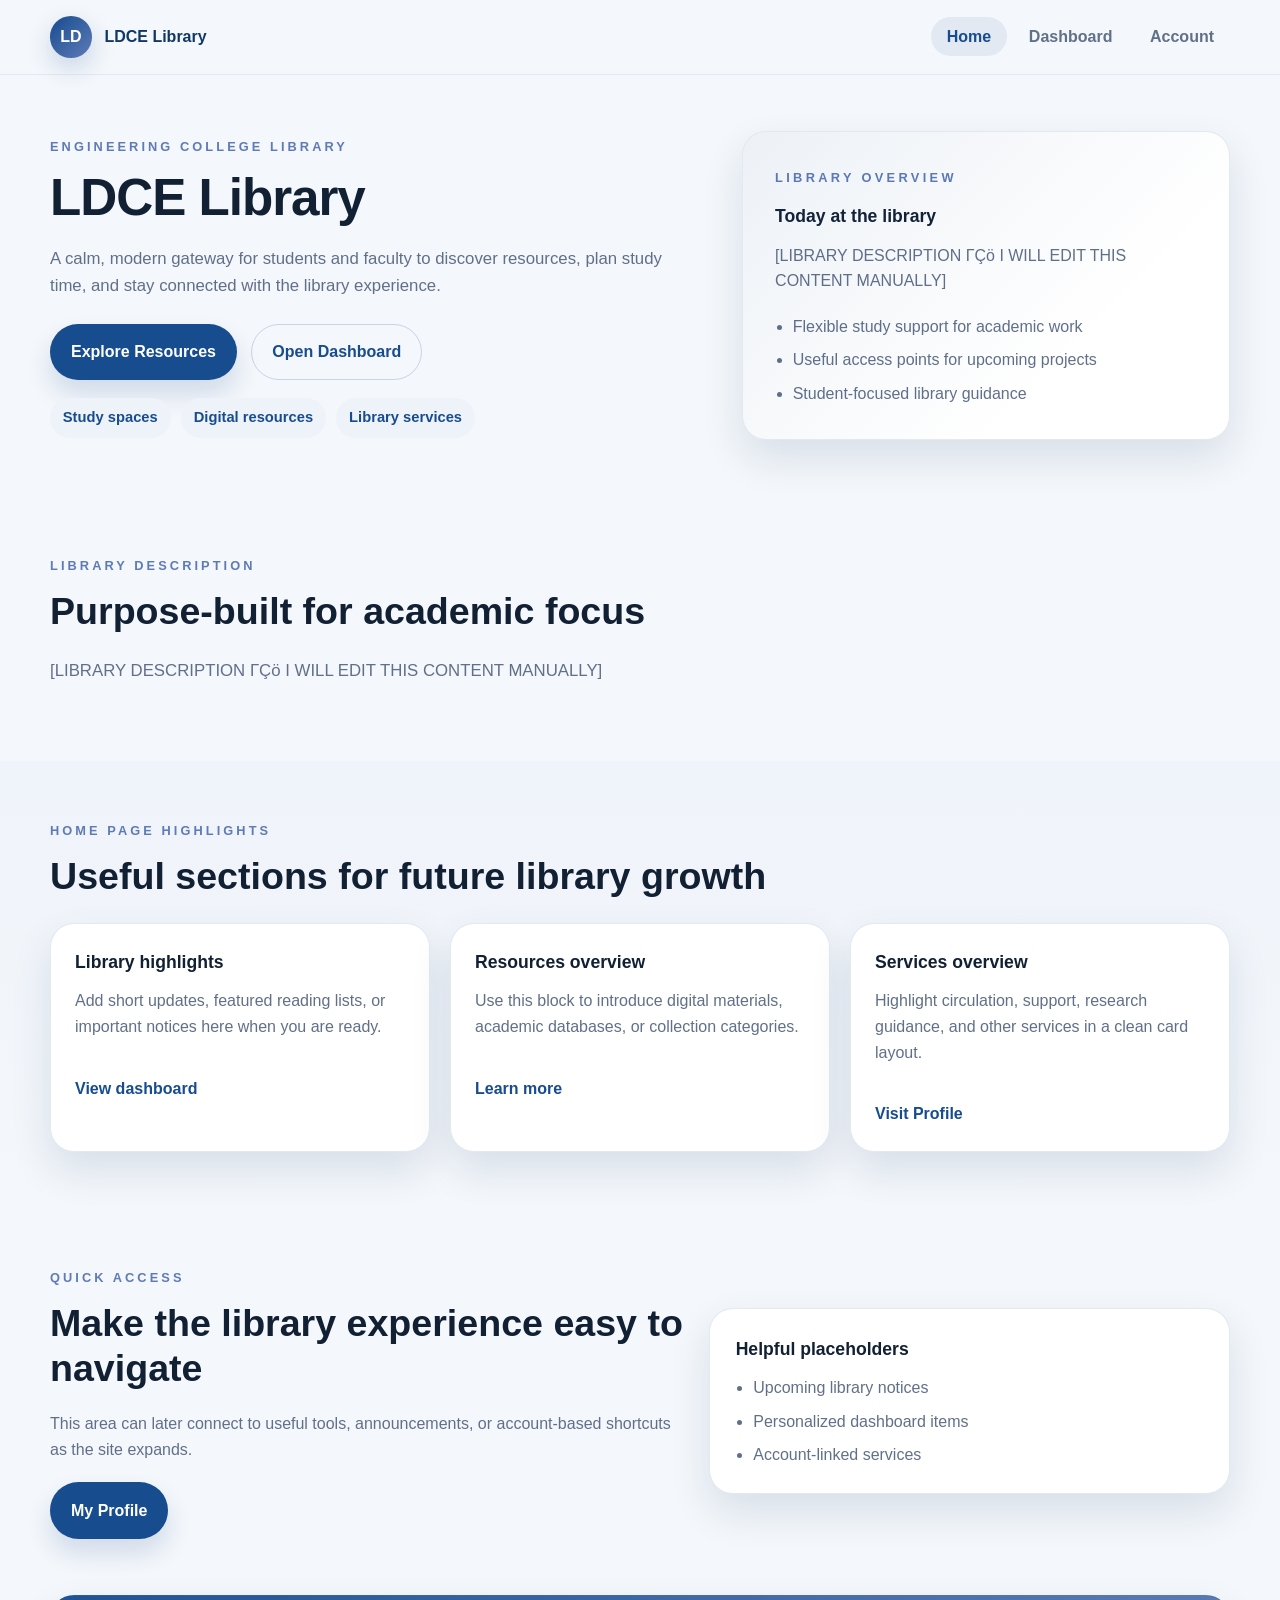
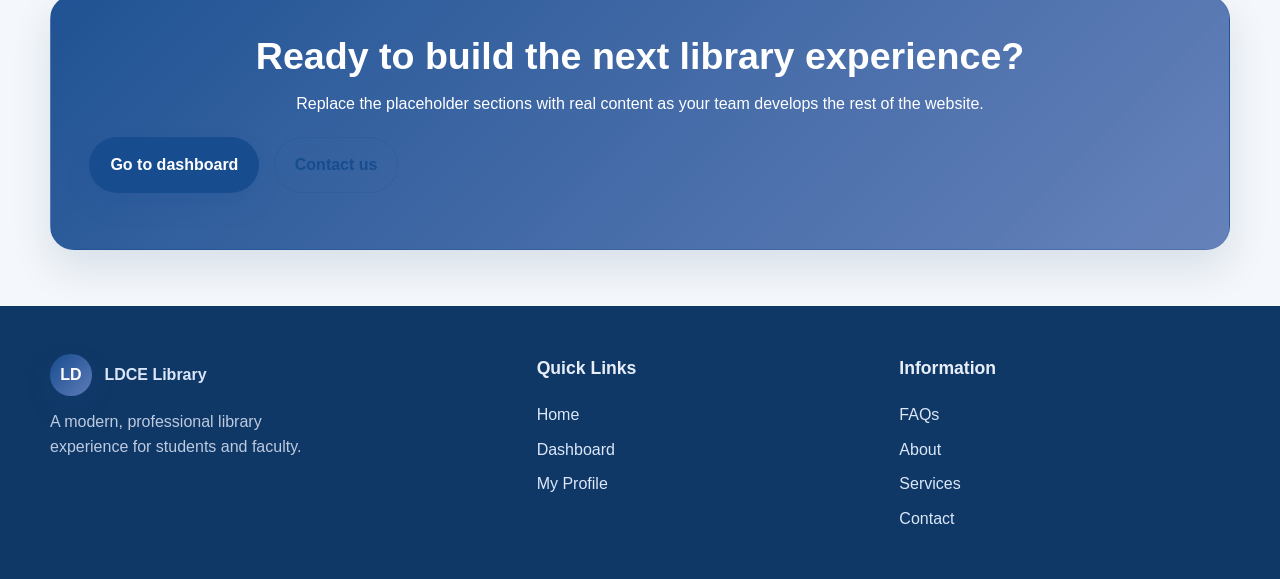
<file: Index.html>
<!DOCTYPE html>

<html lang="en">

  <head>

    <meta charset="UTF-8" />

    <meta name="viewport" content="width=device-width, initial-scale=1.0" />

    <meta name="description" content="LDCE Library home page for students and faculty" />

    <title>LDCE Library</title>

    <link rel="stylesheet" href="css/style.css" />

  </head>

  <body>

    <header class="site-header">

      <div class="container nav-container">

        <a class="brand" href="Index.html" aria-label="LDCE Library home">

          <span class="brand-mark">LD</span>

          <span class="brand-text">LDCE Library</span>

        </a>



        <button class="nav-toggle" type="button" aria-expanded="false" aria-controls="site-nav" aria-label="Toggle navigation">

          <span></span>

          <span></span>

          <span></span>

        </button>



        <nav class="site-nav" id="site-nav" aria-label="Primary navigation">

          <ul class="nav-list">

            <li><a class="nav-link active" href="Index.html">Home</a></li>

            <li><a class="nav-link" href="pages/dashboard.html">Dashboard</a></li>

            <li><a class="nav-link" href="pages/account.html">Account</a></li>

          </ul>

        </nav>

      </div>

    </header>



    <main>

      <section class="hero section">

        <div class="container hero-grid">

          <div class="hero-content reveal">

            <p class="eyebrow">Engineering College Library</p>

            <h1>LDCE Library</h1>

            <p class="hero-text">

              A calm, modern gateway for students and faculty to discover resources, plan study time,

              and stay connected with the library experience.

            </p>

            <div class="hero-actions">

              <a class="btn btn-primary" href="#highlights">Explore Resources</a>

              <a class="btn btn-secondary" href="pages/dashboard.html">Open Dashboard</a>

            </div>

            <div class="hero-meta">

              <span class="meta-pill">Study spaces</span>

              <span class="meta-pill">Digital resources</span>

              <span class="meta-pill">Library services</span>

            </div>

          </div>



          <div class="hero-visual reveal">

            <div class="hero-card">

              <p class="card-label">Library overview</p>

              <h3>Today at the library</h3>

              <p>

                [LIBRARY DESCRIPTION ΓÇö I WILL EDIT THIS CONTENT MANUALLY]

              </p>

              <ul class="hero-list">

                <li>Flexible study support for academic work</li>

                <li>Useful access points for upcoming projects</li>

                <li>Student-focused library guidance</li>

              </ul>

            </div>

          </div>

        </div>

      </section>



      <section class="section">

        <div class="container">

          <div class="section-heading reveal">

            <p class="eyebrow">Library description</p>

            <h2>Purpose-built for academic focus</h2>

          </div>

          <p class="section-intro reveal">

            [LIBRARY DESCRIPTION ΓÇö I WILL EDIT THIS CONTENT MANUALLY]

          </p>

        </div>

      </section>



      <section class="section section-alt" id="highlights">

        <div class="container">

          <div class="section-heading reveal">

            <p class="eyebrow">Home page highlights</p>

            <h2>Useful sections for future library growth</h2>

          </div>



          <div class="cards-grid">

            <article class="card reveal">

              <h3>Library highlights</h3>

              <p>

                Add short updates, featured reading lists, or important notices here when you are ready.

              </p>

              <a class="text-link" href="pages/dashboard.html">View dashboard</a>

            </article>



            <article class="card reveal">

              <h3>Resources overview</h3>

              <p>

                Use this block to introduce digital materials, academic databases, or collection categories.

              </p>

              <a class="text-link" href="#">Learn more</a>

            </article>



            <article class="card reveal">

              <h3>Services overview</h3>

              <p>

                Highlight circulation, support, research guidance, and other services in a clean card layout.

              </p>

              <a class="text-link" href="pages/dashboard.html#profile">Visit Profile</a>

            </article>

          </div>

        </div>

      </section>



      <section class="section">

        <div class="container">

          <div class="split-panel reveal">

            <div class="split-content">

              <p class="eyebrow">Quick access</p>

              <h2>Make the library experience easy to navigate</h2>

              <p>

                This area can later connect to useful tools, announcements, or account-based shortcuts as the site expands.

              </p>

              <a class="btn btn-primary" href="pages/dashboard.html#profile">My Profile</a>

            </div>



            <div class="panel-card">

              <h3>Helpful placeholders</h3>

              <ul class="hero-list">

                <li>Upcoming library notices</li>

                <li>Personalized dashboard items</li>

                <li>Account-linked services</li>

              </ul>

            </div>

          </div>

        </div>

      </section>



      <section class="section section-cta">

        <div class="container">

          <div class="cta-card reveal">

            <h2>Ready to build the next library experience?</h2>

            <p>

              Replace the placeholder sections with real content as your team develops the rest of the website.

            </p>

            <div class="hero-actions">

              <a class="btn btn-primary" href="pages/dashboard.html">Go to dashboard</a>

              <a class="btn btn-secondary" href="pages/contact.html">Contact us</a>

            </div>

          </div>

        </div>

      </section>

    </main>



    <footer class="site-footer">

      <div class="container footer-grid">

        <div>

          <a class="brand brand-footer" href="index.html">

            <span class="brand-mark">LD</span>

            <span class="brand-text">LDCE Library</span>

          </a>

          <p class="footer-copy">

            A modern, professional library experience for students and faculty.

          </p>

        </div>



        <div>

          <h3>Quick Links</h3>

          <ul class="footer-links">

            <li><a href="index.html">Home</a></li>

            <li><a href="pages/dashboard.html">Dashboard</a></li>

            <li><a href="pages/dashboard.html#profile">My Profile</a></li>

          </ul>

        </div>



        <div>

          <h3>Information</h3>

          <ul class="footer-links">

            <li><a href="#">FAQs</a></li>

            <li><a href="pages/about.html">About</a></li>

            <li><a href="pages/services.html">Services</a></li>

            <li><a href="pages/contact.html">Contact</a></li>

          </ul>

        </div>

      </div>

    </footer>



    <script src="js/script.js"></script>

  </body>

</html>
</file>
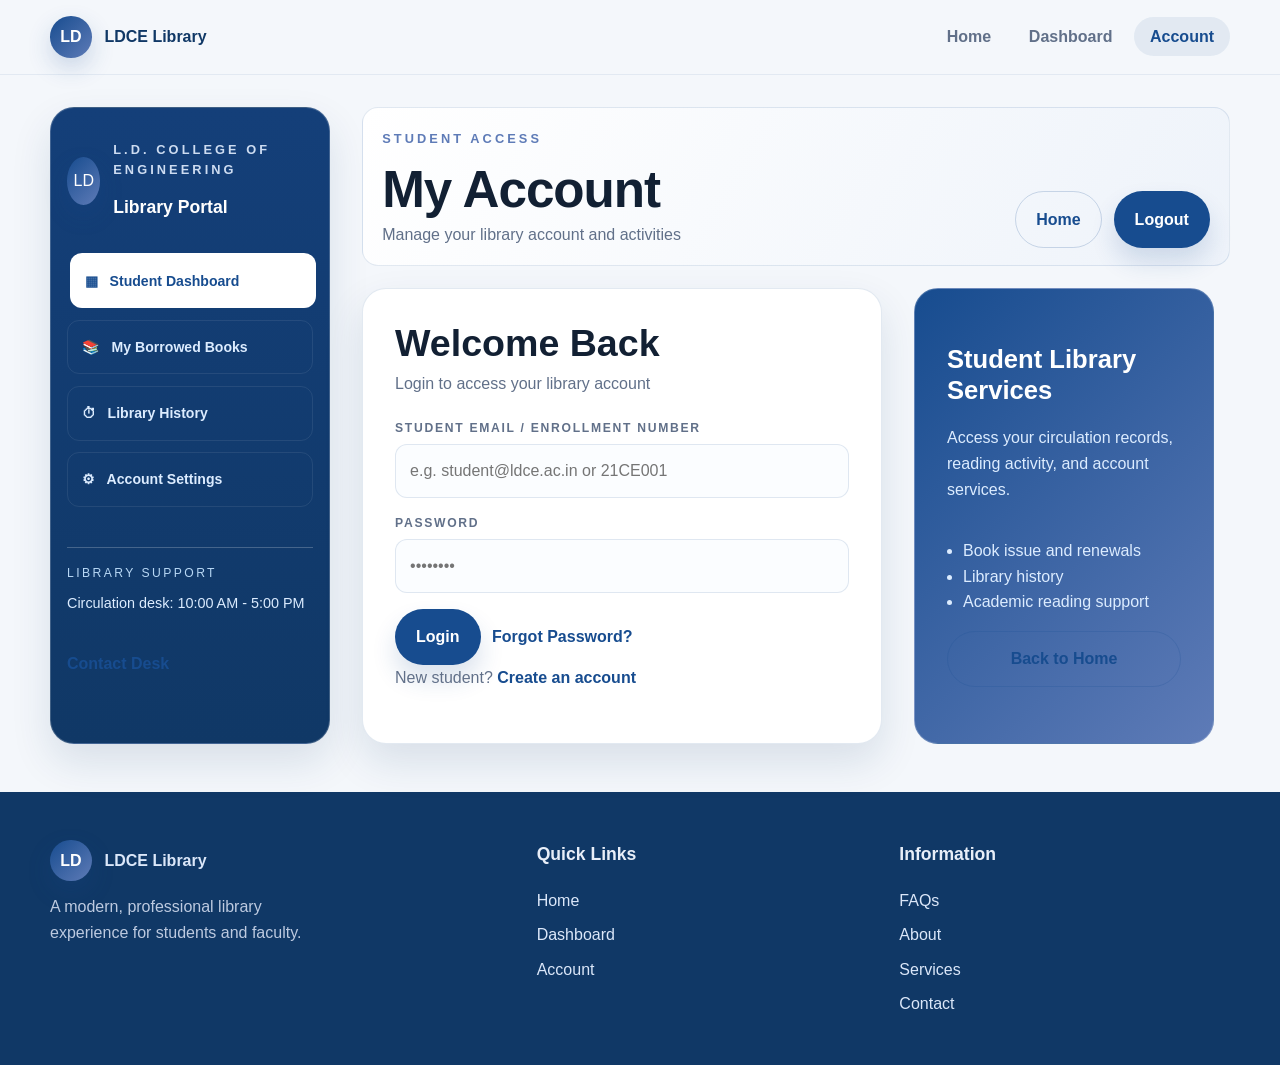
<file: pages/account.html>
<!DOCTYPE html>
<html lang="en">
  <head>
    <meta charset="UTF-8" />
    <meta name="viewport" content="width=device-width, initial-scale=1.0" />
    <meta name="description" content="LDCE Library student account" />
    <title>My Account | LDCE Library</title>
    <link rel="stylesheet" href="../css/style.css" />
    <link rel="stylesheet" href="../css/account.css" />
  </head>
  <body>
    <header class="site-header">
      <div class="container nav-container">
        <a class="brand" href="../index.html" aria-label="LDCE Library home">
          <span class="brand-mark">LD</span>
          <span class="brand-text">LDCE Library</span>
        </a>

        <button class="nav-toggle" type="button" aria-expanded="false" aria-controls="site-nav" aria-label="Toggle navigation">
          <span></span>
          <span></span>
          <span></span>
        </button>

        <nav class="site-nav" id="site-nav" aria-label="Primary navigation">
          <ul class="nav-list">
            <li><a class="nav-link" href="../index.html">Home</a></li>
            <li><a class="nav-link" href="dashboard.html">Dashboard</a></li>
            <li><a class="nav-link active" href="account.html">Account</a></li>
          </ul>
        </nav>
      </div>
    </header>

    <main class="account-page-main">
      <section class="account-layout container">
        <aside class="account-sidebar">
          <div class="sidebar-brand">
            <span class="brand-mark">LD</span>
            <div>
              <span class="eyebrow brand-eyebrow">L.D. College of Engineering</span>
              <h3>Library Portal</h3>
            </div>
          </div>

          <nav class="account-nav" aria-label="Account navigation">
            <a href="#" class="account-nav-link is-active" data-account-nav="dashboard">
              <span aria-hidden="true">▦</span>
              <span>Student Dashboard</span>
            </a>
            <a href="#" class="account-nav-link" data-account-nav="borrowed">
              <span aria-hidden="true">📚</span>
              <span>My Borrowed Books</span>
            </a>
            <a href="#" class="account-nav-link" data-account-nav="history">
              <span aria-hidden="true">⏱</span>
              <span>Library History</span>
            </a>
            <a href="#" class="account-nav-link" data-account-nav="settings">
              <span aria-hidden="true">⚙</span>
              <span>Account Settings</span>
            </a>
          </nav>

          <div class="sidebar-help">
            <p class="small-title">Library Support</p>
            <p class="support-copy">Circulation desk: 10:00 AM - 5:00 PM</p>
            <a class="text-link" href="#">Contact Desk</a>
          </div>
        </aside>

        <section class="account-content-wrap">
          <div class="account-topbar">
            <div>
              <p class="eyebrow">Student Access</p>
              <h1 class="page-title">My Account</h1>
              <p class="page-subtitle">Manage your library account and activities</p>
            </div>
            <div class="topbar-actions">
              <a class="btn btn-secondary" href="../index.html">Home</a>
              <button class="btn btn-primary" id="quickLogoutButton">Logout</button>
            </div>
          </div>

          <div id="account-view" class="account-view"></div>
        </section>
      </section>
    </main>

    <footer class="site-footer">
      <div class="container footer-grid">
        <div>
          <a class="brand brand-footer" href="../index.html">
            <span class="brand-mark">LD</span>
            <span class="brand-text">LDCE Library</span>
          </a>
          <p class="footer-copy">
            A modern, professional library experience for students and faculty.
          </p>
        </div>

        <div>
          <h3>Quick Links</h3>
          <ul class="footer-links">
            <li><a href="../index.html">Home</a></li>
            <li><a href="dashboard.html">Dashboard</a></li>
            <li><a href="account.html">Account</a></li>
          </ul>
        </div>

        <div>
          <h3>Information</h3>
          <ul class="footer-links">
            <li><a href="#">FAQs</a></li>
            <li><a href="about.html">About</a></li>
            <li><a href="services.html">Services</a></li>
            <li><a href="contact.html">Contact</a></li>
          </ul>
        </div>
      </div>
    </footer>

    <div class="toast-wrapper" id="toastWrapper"></div>

    <script src="../js/script.js"></script>
    <script src="../js/account.js"></script>
  </body>
</html>
</file>
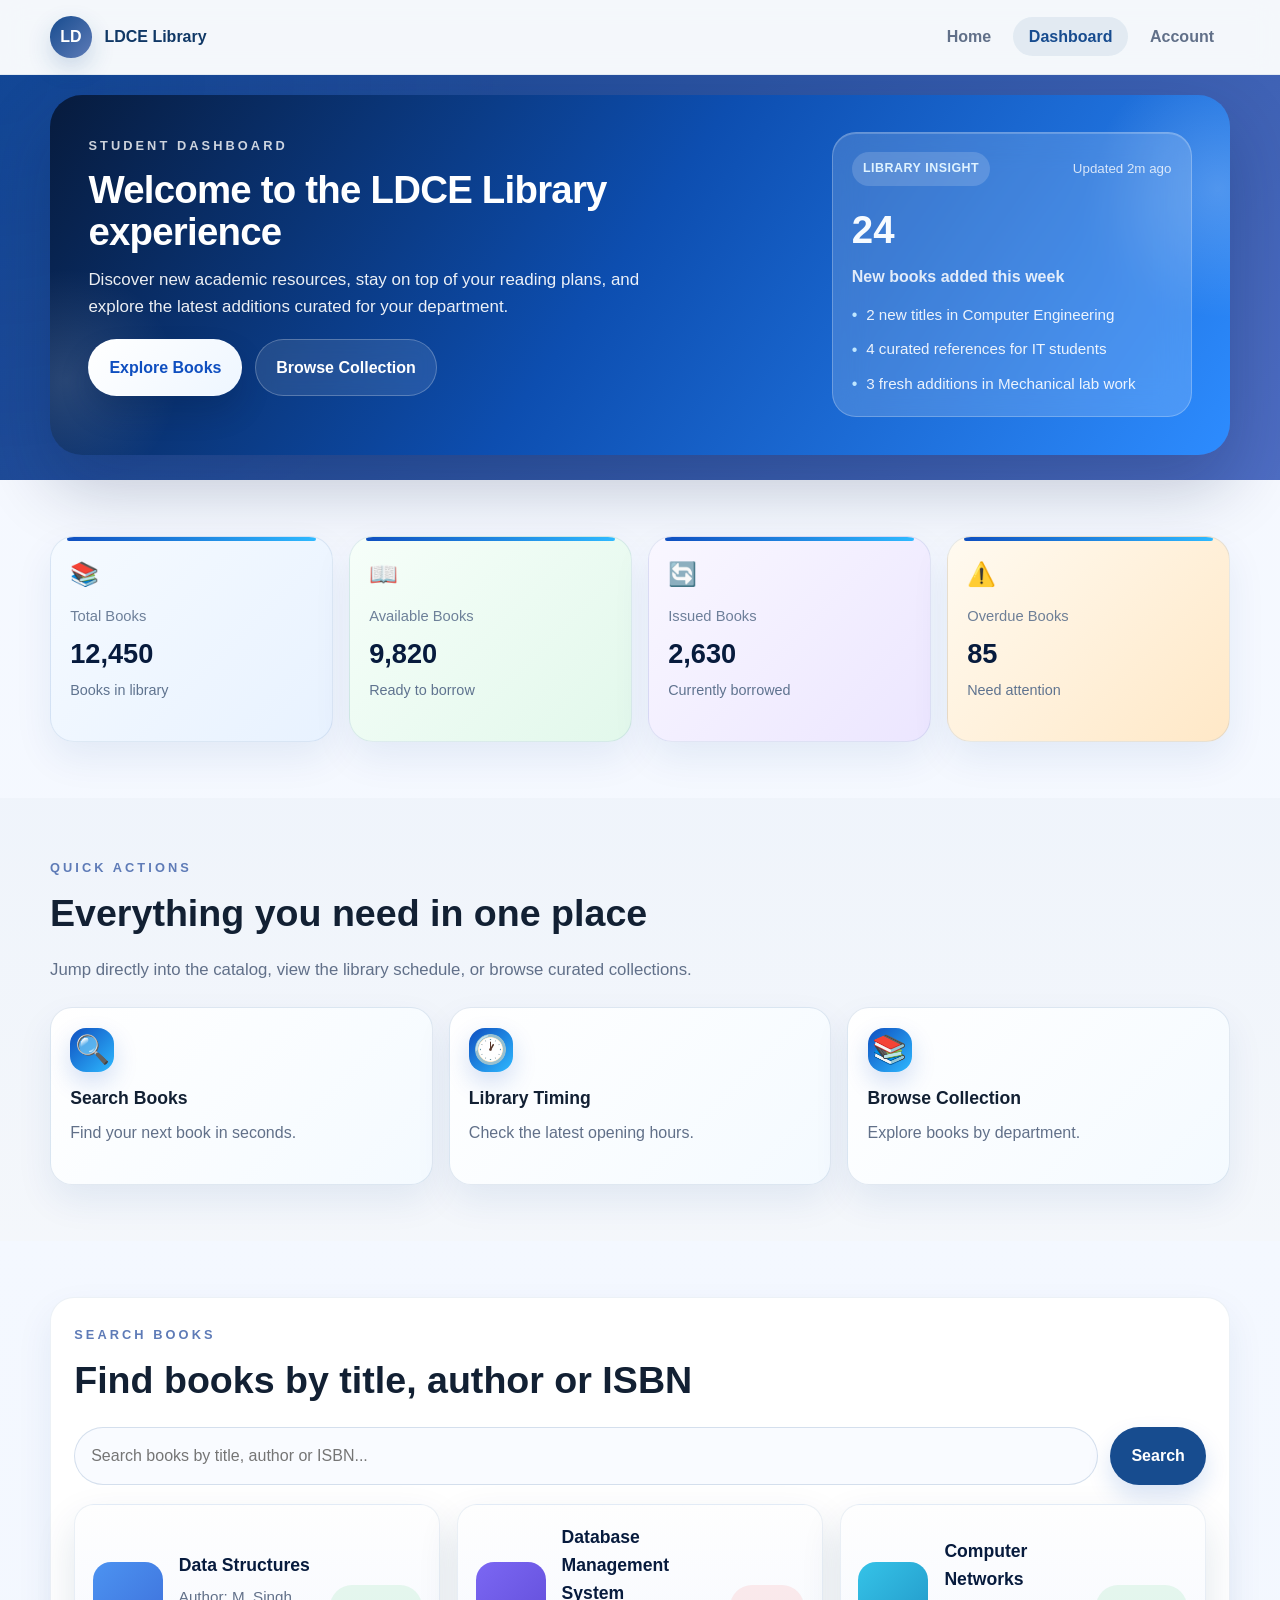
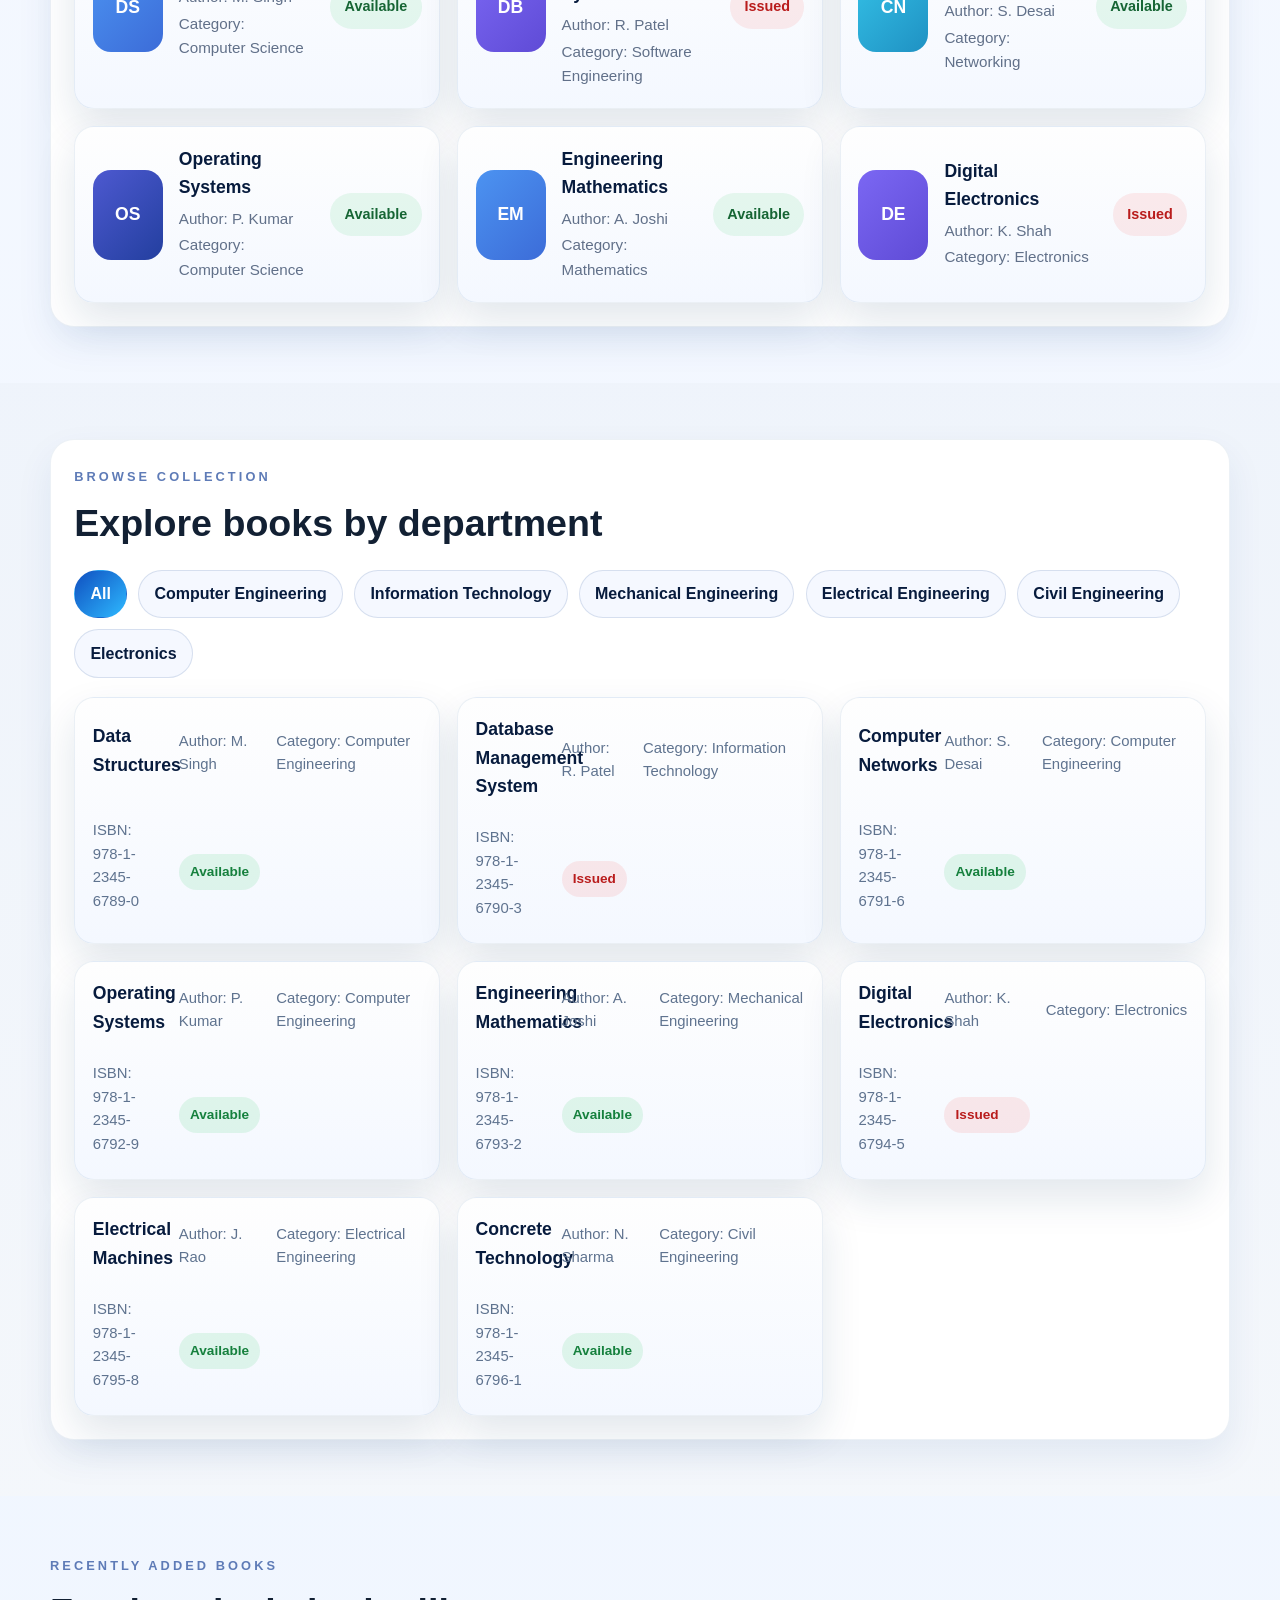
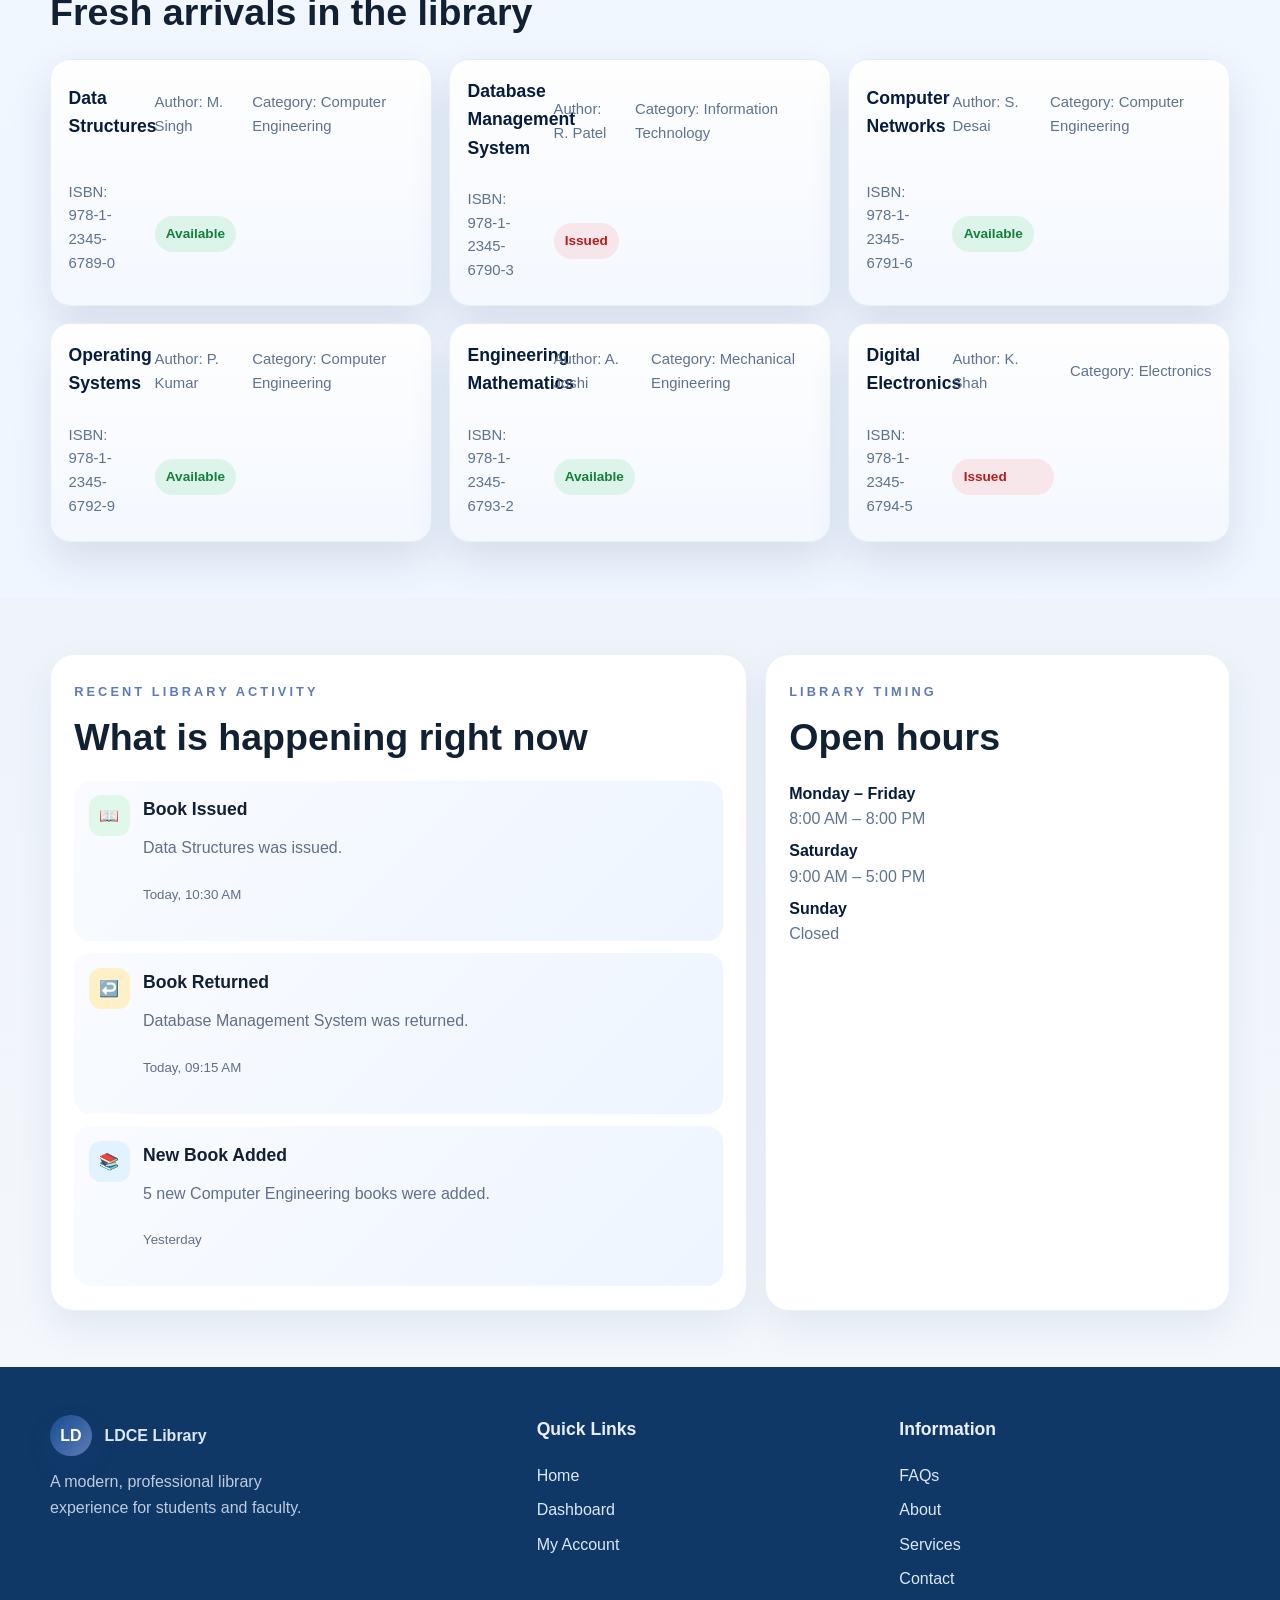
<file: pages/dashboard.html>
<!DOCTYPE html>
<html lang="en">
  <head>
    <meta charset="UTF-8" />
    <meta name="viewport" content="width=device-width, initial-scale=1.0" />
    <meta
      name="description"
      content="Dashboard for the LDCE Library student portal."
    />
    <title>LDCE Library - Dashboard</title>
    <link rel="stylesheet" href="../css/style.css" />
    <style>
      :root {
        --dashboard-ink: #071b3d;
        --dashboard-blue: #0f4fc0;
        --dashboard-blue-2: #1d6fe6;
        --dashboard-cyan: #2eb9ff;
        --dashboard-surface: #ffffff;
        --dashboard-soft: #f3f8ff;
        --dashboard-muted: #5f738f;
        --dashboard-shadow: 0 24px 55px rgba(7, 27, 61, 0.16);
      }

      body {
        background: linear-gradient(180deg, #f6f9ff 0%, #eef5ff 100%);
      }

      main {
        overflow-x: hidden;
      }

      .dashboard-hero {
        padding: 1.25rem 0 1.6rem;
      }

      .dashboard-banner {
        display: grid;
        grid-template-columns: 1.1fr 0.9fr;
        gap: 1.2rem;
        align-items: stretch;
        padding: 2.35rem 2.4rem;
        border-radius: 32px;
        background: linear-gradient(125deg, #071b3d 0%, #0d4eb0 48%, #2d8cff 100%);
        color: #f7fbff;
        box-shadow: 0 30px 70px rgba(7, 27, 61, 0.24);
        overflow: hidden;
        position: relative;
        min-height: 320px;
      }

      .dashboard-banner::before {
        content: "";
        position: absolute;
        inset: -10% -10% auto auto;
        width: 260px;
        height: 260px;
        background: radial-gradient(circle, rgba(255, 255, 255, 0.2), transparent 70%);
        pointer-events: none;
      }

      .dashboard-banner::after {
        content: "";
        position: absolute;
        inset: auto auto -10% -8%;
        width: 220px;
        height: 220px;
        background: radial-gradient(circle, rgba(255, 255, 255, 0.13), transparent 72%);
        pointer-events: none;
      }

      .dashboard-banner > * {
        position: relative;
        z-index: 1;
      }

      .dashboard-banner h1 {
        color: #ffffff;
        margin-bottom: 0.8rem;
        font-size: clamp(2rem, 3vw, 2.7rem);
      }

      .dashboard-banner .hero-lead {
        font-size: 1.06rem;
        max-width: 680px;
        color: rgba(255, 255, 255, 0.92);
        margin-bottom: 1.2rem;
      }

      .eyebrow-inverse {
        color: rgba(255, 255, 255, 0.8);
        margin-bottom: 0.75rem;
      }

      .hero-actions {
        display: flex;
        flex-wrap: wrap;
        gap: 0.8rem;
      }

      .hero-actions .btn-primary {
        background: linear-gradient(135deg, #ffffff 0%, #eef6ff 100%);
        color: var(--dashboard-blue);
        box-shadow: 0 16px 30px rgba(7, 27, 61, 0.2);
      }

      .hero-actions .btn-primary:hover {
        color: var(--dashboard-ink);
      }

      .hero-actions .btn-secondary {
        border-color: rgba(255, 255, 255, 0.24);
        color: #ffffff;
        background: rgba(255, 255, 255, 0.1);
        backdrop-filter: blur(9px);
      }

      .hero-actions .btn-secondary:hover {
        background: rgba(255, 255, 255, 0.18);
      }

      .banner-visual {
        display: flex;
        justify-content: flex-end;
        align-items: stretch;
      }

      .banner-card {
        width: 100%;
        max-width: 360px;
        background: rgba(255, 255, 255, 0.16);
        border: 1px solid rgba(255, 255, 255, 0.24);
        border-radius: 24px;
        padding: 1.2rem;
        backdrop-filter: blur(16px);
        box-shadow: inset 0 1px 0 rgba(255, 255, 255, 0.2);
      }

      .banner-card-header {
        display: flex;
        justify-content: space-between;
        align-items: center;
        gap: 0.6rem;
        margin-bottom: 0.85rem;
      }

      .banner-pill {
        display: inline-flex;
        align-items: center;
        padding: 0.42rem 0.7rem;
        border-radius: 999px;
        font-size: 0.78rem;
        font-weight: 700;
        letter-spacing: 0.04em;
        text-transform: uppercase;
        color: #dff3ff;
        background: rgba(255, 255, 255, 0.16);
      }

      .banner-card small {
        color: rgba(255, 255, 255, 0.78);
      }

      .banner-card .banner-stat {
        font-size: 2.4rem;
        font-weight: 800;
        margin-bottom: 0.2rem;
      }

      .banner-card .banner-label {
        color: rgba(255, 255, 255, 0.85);
        margin-bottom: 0.8rem;
        font-weight: 600;
      }

      .banner-list {
        display: grid;
        gap: 0.55rem;
        padding: 0;
        margin: 0;
        list-style: none;
      }

      .banner-list li {
        display: flex;
        align-items: center;
        gap: 0.55rem;
        color: rgba(255, 255, 255, 0.9);
        font-size: 0.95rem;
      }

      .banner-list li::before {
        content: "•";
        color: #bfe6ff;
        font-size: 1rem;
      }

      .stats-grid {
        display: grid;
        grid-template-columns: repeat(4, minmax(0, 1fr));
        gap: 1rem;
      }

      .stat-card {
        position: relative;
        background: linear-gradient(145deg, #ffffff 0%, #f4faff 100%);
        border-radius: 24px;
        padding: 1.2rem;
        box-shadow: 0 16px 38px rgba(15, 63, 136, 0.08);
        border: 1px solid rgba(23, 76, 143, 0.1);
        transition: transform 220ms ease, box-shadow 220ms ease;
      }

      .stat-card::before {
        content: "";
        position: absolute;
        inset: 0 1rem auto 1rem;
        height: 4px;
        border-radius: 999px;
        background: linear-gradient(90deg, var(--dashboard-blue) 0%, var(--dashboard-cyan) 100%);
      }

      .stat-card:hover {
        transform: translateY(-4px);
        box-shadow: 0 24px 42px rgba(15, 63, 136, 0.14);
      }

      .stat-icon {
        font-size: 1.45rem;
        margin-bottom: 0.7rem;
      }

      .stat-label {
        font-size: 0.92rem;
        color: var(--dashboard-muted);
        margin-bottom: 0.25rem;
      }

      .stat-card h3 {
        font-size: 1.7rem;
        margin-bottom: 0.2rem;
        color: var(--dashboard-ink);
      }

      .stat-note {
        color: var(--dashboard-muted);
        font-size: 0.9rem;
      }

      .stat-card-blue {
        background: linear-gradient(135deg, #f5faff 0%, #e8f2ff 100%);
      }

      .stat-card-green {
        background: linear-gradient(135deg, #f6fef9 0%, #e2f8eb 100%);
      }

      .stat-card-purple {
        background: linear-gradient(135deg, #f9f7ff 0%, #ece6ff 100%);
      }

      .stat-card-orange {
        background: linear-gradient(135deg, #fffaf0 0%, #ffe8c7 100%);
      }

      .quick-actions-grid {
        display: grid;
        grid-template-columns: repeat(3, minmax(0, 1fr));
        gap: 1rem;
      }

      .action-card {
        display: block;
        padding: 1.2rem;
        border-radius: 22px;
        background: linear-gradient(135deg, #ffffff 0%, #f4faff 100%);
        border: 1px solid rgba(23, 76, 143, 0.12);
        box-shadow: 0 16px 36px rgba(15, 63, 136, 0.08);
        transition: transform 220ms ease, box-shadow 220ms ease;
      }

      .action-card:hover {
        transform: translateY(-5px);
        box-shadow: 0 24px 44px rgba(15, 63, 136, 0.14);
      }

      .action-icon {
        display: inline-grid;
        place-items: center;
        width: 2.75rem;
        height: 2.75rem;
        border-radius: 16px;
        margin-bottom: 0.75rem;
        background: linear-gradient(135deg, var(--dashboard-blue) 0%, var(--dashboard-cyan) 100%);
        color: #ffffff;
        box-shadow: 0 10px 24px rgba(15, 79, 192, 0.18);
      }

      .panel-card {
        background: var(--dashboard-surface);
        border-radius: 24px;
        padding: 1.45rem;
        box-shadow: 0 16px 36px rgba(15, 63, 136, 0.08);
        border: 1px solid rgba(23, 76, 143, 0.08);
      }

      .search-panel .search-row {
        display: flex;
        gap: 0.75rem;
        margin-top: 1rem;
        margin-bottom: 1.2rem;
      }

      .search-row input {
        flex: 1;
        border-radius: 999px;
        border: 1px solid rgba(23, 76, 143, 0.16);
        padding: 0.95rem 1rem;
        background: #f9fbff;
      }

      .search-row input:focus {
        outline: none;
        border-color: var(--dashboard-blue);
        box-shadow: 0 0 0 4px rgba(23, 76, 143, 0.08);
      }

      .search-row .btn-primary {
        box-shadow: 0 12px 24px rgba(15, 79, 192, 0.16);
      }

      .filter-group {
        display: flex;
        flex-wrap: wrap;
        gap: 0.7rem;
        margin: 1rem 0 1.2rem;
      }

      .filter-chip {
        padding: 0.65rem 0.95rem;
        border-radius: 999px;
        border: 1px solid rgba(23, 76, 143, 0.14);
        background: #f5f8ff;
        color: var(--dashboard-ink);
        cursor: pointer;
        font-weight: 700;
        transition: background 220ms ease, color 220ms ease, transform 220ms ease;
      }

      .filter-chip:hover {
        transform: translateY(-1px);
      }

      .filter-chip.active {
        background: linear-gradient(135deg, var(--dashboard-blue) 0%, var(--dashboard-cyan) 100%);
        color: white;
        border-color: transparent;
      }

      .book-grid {
        display: grid;
        grid-template-columns: repeat(3, minmax(0, 1fr));
        gap: 1.05rem;
      }

      .book-card {
        padding: 1.1rem;
        border-radius: 20px;
        background: linear-gradient(180deg, #fefefe 0%, #f4f8ff 100%);
        border: 1px solid rgba(23, 76, 143, 0.08);
        transition: transform 220ms ease, box-shadow 220ms ease;
      }

      .book-card:hover {
        transform: translateY(-3px);
        box-shadow: 0 18px 30px rgba(15, 63, 136, 0.12);
      }

      .book-card h3 {
        margin-bottom: 0.35rem;
        color: var(--dashboard-ink);
      }

      .book-meta {
        color: var(--dashboard-muted);
        font-size: 0.93rem;
        margin: 0.28rem 0;
      }

      .availability-pill {
        display: inline-block;
        margin-top: 0.7rem;
        padding: 0.44rem 0.7rem;
        border-radius: 999px;
        font-size: 0.85rem;
        font-weight: 700;
      }

      .availability-available {
        background: rgba(34, 197, 94, 0.12);
        color: #15803d;
      }

      .availability-issued {
        background: rgba(248, 113, 113, 0.15);
        color: #b91c1c;
      }

      .activity-grid {
        display: grid;
        grid-template-columns: 1.2fr 0.8fr;
        gap: 1.1rem;
      }

      .timeline-list {
        display: grid;
        gap: 0.8rem;
        margin-top: 1rem;
      }

      .timeline-item {
        display: grid;
        grid-template-columns: auto 1fr;
        gap: 0.8rem;
        padding: 0.9rem;
        border-radius: 16px;
        background: linear-gradient(135deg, #f9fbff 0%, #eef5ff 100%);
      }

      .timeline-badge {
        width: 2.6rem;
        height: 2.6rem;
        border-radius: 12px;
        display: grid;
        place-items: center;
        font-size: 1rem;
      }

      .timeline-badge-success {
        background: #dff8ea;
      }

      .timeline-badge-warning {
        background: #fff0c7;
      }

      .timeline-badge-info {
        background: #e3f2ff;
      }

      .timing-list p {
        margin: 0.4rem 0;
        color: var(--dashboard-muted);
      }

      .timing-list strong {
        color: var(--dashboard-ink);
      }

      @media (max-width: 900px) {
        .dashboard-banner,
        .activity-grid,
        .book-grid,
        .quick-actions-grid,
        .stats-grid {
          grid-template-columns: 1fr;
        }

        .dashboard-banner {
          padding: 1.7rem;
        }

        .banner-visual {
          justify-content: flex-start;
        }
      }

      @media (max-width: 560px) {
        .dashboard-banner {
          padding: 1.3rem;
        }

        .search-panel .search-row {
          flex-direction: column;
        }

        .hero-actions {
          flex-direction: column;
          align-items: flex-start;
        }
      }
    </style>
  </head>
  <body>
    <header class="site-header">
      <div class="container nav-container">
        <a class="brand" href="../Index.html" aria-label="LDCE Library home">
          <span class="brand-mark">LD</span>
          <span class="brand-text">LDCE Library</span>
        </a>

        <button
          class="nav-toggle"
          type="button"
          aria-expanded="false"
          aria-controls="site-nav"
          aria-label="Toggle navigation"
        >
          <span></span>
          <span></span>
          <span></span>
        </button>

        <nav class="site-nav" id="site-nav" aria-label="Primary navigation">
          <ul class="nav-list">
            <li><a class="nav-link" href="../Index.html">Home</a></li>
            <li><a class="nav-link active" href="dashboard.html">Dashboard</a></li>
            <li><a class="nav-link" href="../pages/account.html">Account</a></li>
          </ul>
        </nav>
      </div>
    </header>

    <main>
      <section class="dashboard-hero section">
        <div class="container">
          <div class="dashboard-banner reveal">
            <div>
              <p class="eyebrow eyebrow-inverse">Student dashboard</p>
              <h1>Welcome to the LDCE Library experience</h1>
              <p class="hero-lead">
                Discover new academic resources, stay on top of your reading plans, and explore the latest additions curated for your department.
              </p>
              <div class="hero-actions">
                <a class="btn btn-primary" href="#search-books">Explore Books</a>
                <a class="btn btn-secondary" href="#browse-collection">Browse Collection</a>
              </div>
            </div>

            <div class="banner-visual">
              <div class="banner-card">
                <div class="banner-card-header">
                  <span class="banner-pill">Library insight</span>
                  <small>Updated 2m ago</small>
                </div>
                <div class="banner-stat">24</div>
                <p class="banner-label">New books added this week</p>
                <ul class="banner-list">
                  <li>2 new titles in Computer Engineering</li>
                  <li>4 curated references for IT students</li>
                  <li>3 fresh additions in Mechanical lab work</li>
                </ul>
              </div>
            </div>
          </div>
        </div>
      </section>

      <section class="section">
        <div class="container">
          <div class="stats-grid reveal">
            <article class="stat-card stat-card-blue">
              <div class="stat-icon">📚</div>
              <p class="stat-label">Total Books</p>
              <h3>12,450</h3>
              <p class="stat-note">Books in library</p>
            </article>
            <article class="stat-card stat-card-green">
              <div class="stat-icon">📖</div>
              <p class="stat-label">Available Books</p>
              <h3>9,820</h3>
              <p class="stat-note">Ready to borrow</p>
            </article>
            <article class="stat-card stat-card-purple">
              <div class="stat-icon">🔄</div>
              <p class="stat-label">Issued Books</p>
              <h3>2,630</h3>
              <p class="stat-note">Currently borrowed</p>
            </article>
            <article class="stat-card stat-card-orange">
              <div class="stat-icon">⚠️</div>
              <p class="stat-label">Overdue Books</p>
              <h3>85</h3>
              <p class="stat-note">Need attention</p>
            </article>
          </div>
        </div>
      </section>

      <section class="section section-alt">
        <div class="container">
          <div class="section-heading reveal">
            <p class="eyebrow">Quick actions</p>
            <h2>Everything you need in one place</h2>
            <p class="section-intro">
              Jump directly into the catalog, view the library schedule, or browse curated collections.
            </p>
          </div>

          <div class="quick-actions-grid reveal">
            <a class="action-card" href="#search-books">
              <div class="action-icon">🔍</div>
              <h3>Search Books</h3>
              <p>Find your next book in seconds.</p>
            </a>
            <a class="action-card" href="#library-timing">
              <div class="action-icon">🕐</div>
              <h3>Library Timing</h3>
              <p>Check the latest opening hours.</p>
            </a>
            <a class="action-card" href="#browse-collection">
              <div class="action-icon">📚</div>
              <h3>Browse Collection</h3>
              <p>Explore books by department.</p>
            </a>
          </div>
        </div>
      </section>

      <section class="section" id="search-books">
        <div class="container">
          <div class="panel-card search-panel reveal">
            <div class="section-heading">
              <p class="eyebrow">Search Books</p>
              <h2>Find books by title, author or ISBN</h2>
            </div>
            <div class="search-row">
              <input id="book-search" type="search" placeholder="Search books by title, author or ISBN..." />
              <button class="btn btn-primary" id="search-button" type="button">Search</button>
            </div>
            <div id="search-results" class="book-grid"></div>
          </div>
        </div>
      </section>

      <section class="section section-alt" id="browse-collection">
        <div class="container">
          <div class="panel-card reveal">
            <div class="section-heading">
              <p class="eyebrow">Browse Collection</p>
              <h2>Explore books by department</h2>
            </div>
            <div class="filter-group" id="category-filters">
              <button class="filter-chip active" data-category="All" type="button">All</button>
              <button class="filter-chip" data-category="Computer Engineering" type="button">Computer Engineering</button>
              <button class="filter-chip" data-category="Information Technology" type="button">Information Technology</button>
              <button class="filter-chip" data-category="Mechanical Engineering" type="button">Mechanical Engineering</button>
              <button class="filter-chip" data-category="Electrical Engineering" type="button">Electrical Engineering</button>
              <button class="filter-chip" data-category="Civil Engineering" type="button">Civil Engineering</button>
              <button class="filter-chip" data-category="Electronics" type="button">Electronics</button>
            </div>
            <div id="collection-results" class="book-grid"></div>
          </div>
        </div>
      </section>

      <section class="section" id="recent-books">
        <div class="container">
          <div class="section-heading reveal">
            <p class="eyebrow">Recently Added Books</p>
            <h2>Fresh arrivals in the library</h2>
          </div>
          <div class="book-grid reveal">
            <article class="book-card">
              <h3>Data Structures</h3>
              <p class="book-meta">Author: M. Singh</p>
              <p class="book-meta">Category: Computer Engineering</p>
              <p class="book-meta">ISBN: 978-1-2345-6789-0</p>
              <span class="availability-pill availability-available">Available</span>
            </article>
            <article class="book-card">
              <h3>Database Management System</h3>
              <p class="book-meta">Author: R. Patel</p>
              <p class="book-meta">Category: Information Technology</p>
              <p class="book-meta">ISBN: 978-1-2345-6790-3</p>
              <span class="availability-pill availability-issued">Issued</span>
            </article>
            <article class="book-card">
              <h3>Computer Networks</h3>
              <p class="book-meta">Author: S. Desai</p>
              <p class="book-meta">Category: Computer Engineering</p>
              <p class="book-meta">ISBN: 978-1-2345-6791-6</p>
              <span class="availability-pill availability-available">Available</span>
            </article>
            <article class="book-card">
              <h3>Operating Systems</h3>
              <p class="book-meta">Author: P. Kumar</p>
              <p class="book-meta">Category: Computer Engineering</p>
              <p class="book-meta">ISBN: 978-1-2345-6792-9</p>
              <span class="availability-pill availability-available">Available</span>
            </article>
            <article class="book-card">
              <h3>Engineering Mathematics</h3>
              <p class="book-meta">Author: A. Joshi</p>
              <p class="book-meta">Category: Mechanical Engineering</p>
              <p class="book-meta">ISBN: 978-1-2345-6793-2</p>
              <span class="availability-pill availability-available">Available</span>
            </article>
            <article class="book-card">
              <h3>Digital Electronics</h3>
              <p class="book-meta">Author: K. Shah</p>
              <p class="book-meta">Category: Electronics</p>
              <p class="book-meta">ISBN: 978-1-2345-6794-5</p>
              <span class="availability-pill availability-issued">Issued</span>
            </article>
          </div>
        </div>
      </section>

      <section class="section section-alt" id="library-timing">
        <div class="container">
          <div class="activity-grid reveal">
            <div class="panel-card">
              <p class="eyebrow">Recent Library Activity</p>
              <h2>What is happening right now</h2>
              <div class="timeline-list">
                <div class="timeline-item">
                  <div class="timeline-badge timeline-badge-success">📖</div>
                  <div>
                    <h3>Book Issued</h3>
                    <p>Data Structures was issued.</p>
                    <p><small>Today, 10:30 AM</small></p>
                  </div>
                </div>
                <div class="timeline-item">
                  <div class="timeline-badge timeline-badge-warning">↩️</div>
                  <div>
                    <h3>Book Returned</h3>
                    <p>Database Management System was returned.</p>
                    <p><small>Today, 09:15 AM</small></p>
                  </div>
                </div>
                <div class="timeline-item">
                  <div class="timeline-badge timeline-badge-info">📚</div>
                  <div>
                    <h3>New Book Added</h3>
                    <p>5 new Computer Engineering books were added.</p>
                    <p><small>Yesterday</small></p>
                  </div>
                </div>
              </div>
            </div>

            <aside class="panel-card">
              <p class="eyebrow">Library Timing</p>
              <h2>Open hours</h2>
              <div class="timing-list">
                <p><strong>Monday – Friday</strong><br />8:00 AM – 8:00 PM</p>
                <p><strong>Saturday</strong><br />9:00 AM – 5:00 PM</p>
                <p><strong>Sunday</strong><br />Closed</p>
              </div>
            </aside>
          </div>
        </div>
      </section>
    </main>

    <footer class="site-footer">
      <div class="container footer-grid">
        <div>
          <a class="brand brand-footer" href="../Index.html">
            <span class="brand-mark">LD</span>
            <span class="brand-text">LDCE Library</span>
          </a>
          <p class="footer-copy">
            A modern, professional library experience for students and faculty.
          </p>
        </div>

        <div>
          <h3>Quick Links</h3>
          <ul class="footer-links">
            <li><a href="../Index.html">Home</a></li>
            <li><a href="dashboard.html">Dashboard</a></li>
            <li><a href="account.html">My Account</a></li>
          </ul>
        </div>

        <div>
          <h3>Information</h3>
          <ul class="footer-links">
            <li><a href="#">FAQs</a></li>
            <li><a href="#">About</a></li>
            <li><a href="#">Services</a></li>
            <li><a href="#">Contact</a></li>
          </ul>
        </div>
      </div>
    </footer>

    <script src="../js/script.js"></script>
    <script>
      const books = [
        { title: 'Data Structures', author: 'M. Singh', category: 'Computer Engineering', isbn: '978-1-2345-6789-0', availability: 'Available' },
        { title: 'Database Management System', author: 'R. Patel', category: 'Information Technology', isbn: '978-1-2345-6790-3', availability: 'Issued' },
        { title: 'Computer Networks', author: 'S. Desai', category: 'Computer Engineering', isbn: '978-1-2345-6791-6', availability: 'Available' },
        { title: 'Operating Systems', author: 'P. Kumar', category: 'Computer Engineering', isbn: '978-1-2345-6792-9', availability: 'Available' },
        { title: 'Engineering Mathematics', author: 'A. Joshi', category: 'Mechanical Engineering', isbn: '978-1-2345-6793-2', availability: 'Available' },
        { title: 'Digital Electronics', author: 'K. Shah', category: 'Electronics', isbn: '978-1-2345-6794-5', availability: 'Issued' },
        { title: 'Electrical Machines', author: 'J. Rao', category: 'Electrical Engineering', isbn: '978-1-2345-6795-8', availability: 'Available' },
        { title: 'Concrete Technology', author: 'N. Sharma', category: 'Civil Engineering', isbn: '978-1-2345-6796-1', availability: 'Available' }
      ];

      const searchInput = document.getElementById('book-search');
      const searchButton = document.getElementById('search-button');
      const searchResults = document.getElementById('search-results');
      const collectionResults = document.getElementById('collection-results');
      const filterButtons = document.querySelectorAll('.filter-chip');

      const renderBooks = (items, container) => {
        if (!items.length) {
          container.innerHTML = '<div class="book-card"><h3>No result found</h3><p class="book-meta">Try a different title, author or ISBN.</p></div>';
          return;
        }

        container.innerHTML = items.map((book) => `
          <article class="book-card">
            <h3>${book.title}</h3>
            <p class="book-meta">Author: ${book.author}</p>
            <p class="book-meta">Category: ${book.category}</p>
            <p class="book-meta">ISBN: ${book.isbn}</p>
            <span class="availability-pill ${book.availability === 'Available' ? 'availability-available' : 'availability-issued'}">${book.availability}</span>
          </article>
        `).join('');
      };

      const filterBooks = (query = '') => {
        const normalizedQuery = query.trim().toLowerCase();
        if (!normalizedQuery) {
          return books;
        }

        return books.filter((book) => {
          return [book.title, book.author, book.isbn].some((value) => value.toLowerCase().includes(normalizedQuery));
        });
      };

      const handleSearch = () => {
        const filteredBooks = filterBooks(searchInput.value);
        renderBooks(filteredBooks, searchResults);
      };

      const renderCollection = (category) => {
        const filteredBooks = category === 'All' ? books : books.filter((book) => book.category === category);
        renderBooks(filteredBooks, collectionResults);
      };

      searchButton.addEventListener('click', handleSearch);
      searchInput.addEventListener('keydown', (event) => {
        if (event.key === 'Enter') {
          handleSearch();
        }
      });

      filterButtons.forEach((button) => {
        button.addEventListener('click', () => {
          filterButtons.forEach((chip) => chip.classList.remove('active'));
          button.classList.add('active');
          renderCollection(button.dataset.category);
        });
      });

      handleSearch();
      renderCollection('All');
    </script>
  </body>
</html>
</file>
<file: css/style.css>
/* 1. CSS variables */
:root {
  --primary-color: #174c8f;
  --primary-dark: #103866;
  --secondary-color: #5e7bb7;
  --accent-color: #f2b84b;
  --background: #f4f7fb;
  --surface: #ffffff;
  --surface-alt: #eef3fa;
  --text-color: #122033;
  --text-muted: #617089;
  --border-color: rgba(23, 76, 143, 0.12);
  --shadow: 0 18px 40px rgba(16, 56, 102, 0.12);
  --radius-lg: 24px;
  --radius-md: 16px;
  --radius-sm: 12px;
  --transition: 220ms ease;
  --container-width: 1180px;
  --spacing-sm: 0.75rem;
  --spacing-md: 1.25rem;
  --spacing-lg: 2rem;
  --spacing-xl: 3.5rem;
}

/* 2. Reset / global styles */
* {
  box-sizing: border-box;
}

html {
  scroll-behavior: smooth;
}

body {
  margin: 0;
  font-family: "Segoe UI", Tahoma, Geneva, Verdana, sans-serif;
  color: var(--text-color);
  background: var(--background);
  line-height: 1.6;
}

body.menu-open {
  overflow: hidden;
}

a {
  color: inherit;
  text-decoration: none;
}

img {
  max-width: 100%;
  display: block;
}

button,
input,
textarea,
select {
  font: inherit;
}

/* 3. Body and typography */
h1,
h2,
h3,
p {
  margin: 0 0 var(--spacing-md) 0;
}

h1 {
  font-size: clamp(2.2rem, 4vw, 3.6rem);
  line-height: 1.1;
  letter-spacing: -0.02em;
}

h2 {
  font-size: clamp(1.7rem, 3vw, 2.35rem);
  line-height: 1.2;
}

h3 {
  font-size: 1.1rem;
}

p {
  color: var(--text-muted);
}

/* 4. Common containers */
.container {
  width: min(100% - 2rem, var(--container-width));
  margin: 0 auto;
}

.section {
  padding: var(--spacing-xl) 0;
}

.section-alt {
  background: linear-gradient(180deg, rgba(238, 243, 250, 0.8), rgba(244, 247, 251, 0.95));
}

.section-cta {
  padding-top: 0;
}

.section-heading {
  margin-bottom: 1.5rem;
  max-width: 720px;
}

.section-intro {
  font-size: 1.05rem;
  max-width: 760px;
}

.eyebrow {
  display: inline-block;
  font-size: 0.8rem;
  letter-spacing: 0.24em;
  text-transform: uppercase;
  font-weight: 700;
  color: var(--secondary-color);
  margin-bottom: 0.8rem;
}

/* 5. Navbar */
.site-header {
  position: sticky;
  top: 0;
  z-index: 1000;
  background: rgba(244, 247, 251, 0.86);
  backdrop-filter: blur(14px);
  border-bottom: 1px solid rgba(23, 76, 143, 0.08);
  transition: box-shadow var(--transition), background-color var(--transition);
}

.site-header.is-scrolled {
  background: rgba(244, 247, 251, 0.96);
  box-shadow: 0 8px 24px rgba(16, 56, 102, 0.08);
}

.nav-container {
  display: flex;
  align-items: center;
  justify-content: space-between;
  padding: 1rem 0;
  gap: 1rem;
}

.brand {
  display: inline-flex;
  align-items: center;
  gap: 0.8rem;
  font-weight: 700;
  color: var(--primary-dark);
}

.brand-mark {
  display: inline-grid;
  place-items: center;
  width: 2.6rem;
  height: 2.6rem;
  border-radius: 50%;
  background: linear-gradient(135deg, var(--primary-color), var(--secondary-color));
  color: #fff;
  box-shadow: 0 10px 24px rgba(23, 76, 143, 0.2);
}

.brand-footer {
  margin-bottom: 0.8rem;
}

.site-nav {
  display: flex;
  align-items: center;
}

.nav-list {
  display: flex;
  gap: 0.35rem;
  list-style: none;
  padding: 0;
  margin: 0;
}

.nav-link {
  padding: 0.7rem 1rem;
  border-radius: 999px;
  color: var(--text-muted);
  font-weight: 600;
  transition: background-color var(--transition), color var(--transition), transform var(--transition);
}

.nav-link:hover,
.nav-link:focus-visible,
.nav-link.active {
  color: var(--primary-color);
  background: rgba(23, 76, 143, 0.08);
  transform: translateY(-1px);
}

.nav-toggle {
  display: none;
  flex-direction: column;
  gap: 0.3rem;
  border: 0;
  background: transparent;
  cursor: pointer;
  padding: 0.35rem;
}

.nav-toggle span {
  width: 1.6rem;
  height: 2px;
  background: var(--primary-dark);
  display: block;
  border-radius: 999px;
  transition: transform var(--transition), opacity var(--transition);
}

/* 6. Buttons */
.btn {
  display: inline-flex;
  align-items: center;
  justify-content: center;
  gap: 0.4rem;
  padding: 0.9rem 1.25rem;
  border-radius: 999px;
  font-weight: 700;
  transition: transform var(--transition), box-shadow var(--transition), background-color var(--transition);
  border: 1px solid transparent;
}

.btn:hover,
.btn:focus-visible {
  transform: translateY(-2px);
}

.btn-primary {
  background: var(--primary-color);
  color: #fff;
  box-shadow: 0 14px 24px rgba(23, 76, 143, 0.16);
}

.btn-primary:hover,
.btn-primary:focus-visible {
  background: var(--primary-dark);
}

.btn-secondary {
  background: transparent;
  color: var(--primary-color);
  border-color: rgba(23, 76, 143, 0.2);
}

.btn-secondary:hover,
.btn-secondary:focus-visible {
  background: rgba(23, 76, 143, 0.06);
}

/* 7. Dashboard-specific styles */
.dashboard-hero {
  padding-top: 4rem;
  padding-bottom: 4rem;
  background: radial-gradient(circle at top left, rgba(32, 103, 210, 0.18), transparent 38%),
    linear-gradient(135deg, #0f3f88 0%, #4e6dc3 100%);
  color: #f4f9ff;
}

.dashboard-hero-grid {
  display: grid;
  grid-template-columns: 1.2fr 0.95fr;
  gap: 2rem;
  align-items: center;
}

.dashboard-hero-copy h1 {
  font-size: clamp(2.4rem, 4vw, 3.6rem);
  line-height: 1.05;
}

.hero-lead {
  font-size: 1.1rem;
  max-width: 680px;
  color: rgba(242, 248, 255, 0.92);
  margin-bottom: 1.5rem;
}

.dashboard-hero-card {
  position: relative;
}

.dashboard-hero-card .hero-card {
  padding: 2rem;
  border: none;
  background: rgba(255, 255, 255, 0.12);
  backdrop-filter: blur(18px);
}

.hero-banner-shape {
  position: absolute;
  inset: 0;
  background: radial-gradient(circle at top right, rgba(255, 255, 255, 0.16), transparent 35%);
  pointer-events: none;
}

.hero-icon {
  display: inline-flex;
  margin-left: 0.4rem;
}

.dashboard-stat-grid {
  display: grid;
  grid-template-columns: repeat(4, minmax(0, 1fr));
  gap: 1.25rem;
}

.stat-card {
  position: relative;
  overflow: hidden;
  border: none;
  padding: 1.75rem;
  color: #fff;
  min-height: 180px;
  transition: transform var(--transition), box-shadow var(--transition);
}

.stat-card:hover {
  transform: translateY(-6px);
  box-shadow: 0 24px 45px rgba(12, 45, 101, 0.18);
}

.stat-card-1 {
  background: linear-gradient(135deg, #4c93f1 0%, #4db8d0 100%);
}

.stat-card-2 {
  background: linear-gradient(135deg, #2ed7b3 0%, #1d8ea8 100%);
}

.stat-card-3 {
  background: linear-gradient(135deg, #6c63ff 0%, #3f67d2 100%);
}

.stat-card-4 {
  background: linear-gradient(135deg, #f59a66 0%, #de5fab 100%);
}

.stat-icon {
  font-size: 2rem;
  margin-bottom: 1rem;
}

.stat-label {
  font-size: 0.95rem;
  opacity: 0.9;
  margin-bottom: 0.55rem;
}

.stat-card h3 {
  font-size: 2rem;
  margin-bottom: 0.55rem;
}

.stat-note {
  color: rgba(255, 255, 255, 0.82);
  font-size: 0.95rem;
}

.dashboard-actions-grid {
  display: grid;
  grid-template-columns: repeat(3, minmax(0, 1fr));
  gap: 1.25rem;
}

.dashboard-search {
  margin-top: 2rem;
}

.search-field {
  max-width: 720px;
  margin-bottom: 1.5rem;
}

.search-input {
  width: 100%;
  padding: 1rem 1.1rem;
  border-radius: var(--radius-lg);
  border: 1px solid rgba(23, 76, 143, 0.16);
  background: #fff;
  box-shadow: var(--shadow);
  font-size: 1rem;
}

.search-input:focus {
  outline: none;
  border-color: var(--primary-color);
  box-shadow: 0 0 0 4px rgba(23, 76, 143, 0.08);
}

.search-help {
  margin-top: 0.65rem;
  color: var(--text-muted);
  font-size: 0.95rem;
}

.visually-hidden {
  position: absolute;
  width: 1px;
  height: 1px;
  padding: 0;
  margin: -1px;
  overflow: hidden;
  clip: rect(0, 0, 0, 0);
  border: 0;
  white-space: nowrap;
}

.action-card {
  padding: 1.75rem;
  border: 1px solid rgba(23, 76, 143, 0.12);
  background: linear-gradient(180deg, #ffffff 0%, #f5f8ff 100%);
  border-radius: var(--radius-lg);
  box-shadow: 0 18px 40px rgba(16, 56, 102, 0.08);
  transition: transform var(--transition), box-shadow var(--transition);
}

.action-card:hover {
  transform: translateY(-5px);
  box-shadow: 0 24px 48px rgba(16, 56, 102, 0.12);
}

.action-icon {
  font-size: 1.75rem;
  margin-bottom: 1rem;
}

.action-card h3 {
  margin-bottom: 0.5rem;
}

.action-card p {
  color: var(--text-muted);
  margin-bottom: 1.2rem;
}

.dashboard-books-grid {
  display: grid;
  grid-template-columns: repeat(4, minmax(0, 1fr));
  gap: 1.2rem;
}

.book-card {
  display: grid;
  grid-template-columns: 70px 1fr auto;
  gap: 1rem;
  align-items: center;
  padding: 1.4rem;
  border-radius: var(--radius-lg);
  background: #fff;
  box-shadow: var(--shadow);
  transition: transform var(--transition), box-shadow var(--transition);
}

.book-card:hover {
  transform: translateY(-4px);
  box-shadow: 0 20px 45px rgba(16, 56, 102, 0.1);
}

.book-cover {
  width: 70px;
  height: 90px;
  border-radius: 18px;
  display: grid;
  place-items: center;
  font-weight: 700;
  color: #fff;
  font-size: 1.1rem;
}

.cover-blue { background: linear-gradient(135deg, #4c93f1 0%, #3c6cd8 100%); }
.cover-purple { background: linear-gradient(135deg, #7b67f3 0%, #5f4bd6 100%); }
.cover-cyan { background: linear-gradient(135deg, #35c3e8 0%, #1f91c3 100%); }
.cover-indigo { background: linear-gradient(135deg, #4d59d0 0%, #233f9f 100%); }

.book-details h3 {
  margin-bottom: 0.35rem;
}

.book-details p {
  margin: 0.15rem 0;
  color: var(--text-muted);
  font-size: 0.95rem;
}

.status-badge {
  padding: 0.65rem 0.9rem;
  border-radius: 999px;
  font-size: 0.9rem;
  font-weight: 700;
}

.status-available {
  background: rgba(34, 197, 94, 0.1);
  color: #166534;
}

.status-issued {
  background: rgba(239, 68, 68, 0.1);
  color: #b91c1c;
}

.activity-layout {
  display: grid;
  grid-template-columns: 1.25fr 0.75fr;
  gap: 1.5rem;
  align-items: start;
}

.activity-panel {
  padding: 1.75rem;
  border-radius: var(--radius-lg);
  background: #fff;
  box-shadow: var(--shadow);
}

.activity-timeline {
  display: grid;
  gap: 1rem;
  margin-top: 1.25rem;
}

.timeline-item {
  display: grid;
  grid-template-columns: auto 1fr;
  gap: 1rem;
  padding: 1rem;
  border-radius: var(--radius-md);
  background: #f8fbff;
}

.timeline-badge {
  width: 3rem;
  height: 3rem;
  border-radius: 1rem;
  display: grid;
  place-items: center;
  font-size: 1.2rem;
}

.timeline-badge-success {
  background: #d1fae5;
}

.timeline-badge-warning {
  background: #fef3c7;
}

.timeline-badge-info {
  background: #e0f2fe;
}

.activity-panel time {
  display: block;
  margin-top: 0.45rem;
  color: var(--secondary-color);
  font-size: 0.95rem;
}

.info-card {
  padding: 1.9rem;
  border-radius: var(--radius-lg);
  background: linear-gradient(180deg, #eef7ff 0%, #f6f9ff 100%);
  box-shadow: var(--shadow);
}

.info-list p {
  margin: 0.9rem 0;
  color: var(--text-color);
}

.info-tagline {
  margin-top: 1.4rem;
  font-weight: 600;
  color: var(--primary-dark);
}

.profile-grid {
  display: grid;
  grid-template-columns: 1.35fr 0.85fr;
  gap: 1.25rem;
}

.profile-card {
  padding: 1.75rem;
  border-radius: var(--radius-lg);
  background: #fff;
  box-shadow: var(--shadow);
}

.profile-header {
  display: flex;
  align-items: center;
  justify-content: space-between;
  gap: 1rem;
  margin-bottom: 1.4rem;
}

.profile-label {
  color: var(--secondary-color);
  text-transform: uppercase;
  letter-spacing: 0.2em;
  font-size: 0.78rem;
  margin-bottom: 0.5rem;
}

.profile-badge {
  display: inline-flex;
  padding: 0.55rem 0.85rem;
  border-radius: 999px;
  background: rgba(56, 189, 248, 0.12);
  color: #0369a1;
  font-weight: 700;
}

.profile-stats {
  display: grid;
  grid-template-columns: repeat(3, minmax(0, 1fr));
  gap: 1rem;
  margin-bottom: 1.4rem;
}

.profile-stats div {
  padding: 1rem;
  border-radius: var(--radius-md);
  background: #f8fbff;
  text-align: center;
}

.profile-stat-value {
  font-size: 1.75rem;
  margin-bottom: 0.35rem;
}

.profile-actions {
  display: flex;
  gap: 0.85rem;
  flex-wrap: wrap;
}

.profile-list {
  list-style: disc;
  padding-left: 1.2rem;
  color: var(--text-muted);
}

.profile-list li + li {
  margin-top: 0.75rem;
}

/* 7. Common cards/components */
.card,
.hero-card,
.panel-card,
.cta-card {
  background: var(--surface);
  border: 1px solid var(--border-color);
  border-radius: var(--radius-lg);
  box-shadow: var(--shadow);
}

.card {
  padding: 1.5rem;
}

.card h3,
.hero-card h3,
.panel-card h3,
.cta-card h2 {
  margin-bottom: 0.75rem;
}

.text-link {
  display: inline-flex;
  margin-top: 1rem;
  color: var(--primary-color);
  font-weight: 700;
}

.text-link:hover,
.text-link:focus-visible {
  color: var(--primary-dark);
}

/* 8. Home page sections */
.hero {
  padding-top: 3.5rem;
  padding-bottom: 3.5rem;
}

.hero-grid {
  display: grid;
  grid-template-columns: 1.15fr 0.85fr;
  gap: 2rem;
  align-items: center;
}

.hero-content {
  animation: fadeUp 800ms ease both;
}

.hero-text {
  font-size: 1.05rem;
  max-width: 640px;
  margin-bottom: 1.5rem;
}

.hero-actions {
  display: flex;
  flex-wrap: wrap;
  gap: 0.9rem;
  margin-bottom: 1.1rem;
}

.hero-meta {
  display: flex;
  flex-wrap: wrap;
  gap: 0.65rem;
}

.meta-pill {
  display: inline-flex;
  align-items: center;
  padding: 0.5rem 0.8rem;
  border-radius: 999px;
  background: var(--surface-alt);
  color: var(--primary-color);
  font-size: 0.92rem;
  font-weight: 600;
}

.hero-card {
  padding: 2rem;
  position: relative;
  overflow: hidden;
}

.hero-card::before {
  content: "";
  position: absolute;
  inset: 0;
  background: linear-gradient(135deg, rgba(23, 76, 143, 0.08), transparent 70%);
  pointer-events: none;
}

.card-label {
  display: inline-block;
  font-size: 0.8rem;
  text-transform: uppercase;
  letter-spacing: 0.26em;
  color: var(--secondary-color);
  font-weight: 700;
  margin-bottom: 0.9rem;
}

.hero-list {
  padding-left: 1.1rem;
  color: var(--text-muted);
  margin: 0;
}

.hero-list li + li {
  margin-top: 0.5rem;
}

.cards-grid {
  display: grid;
  grid-template-columns: repeat(3, minmax(0, 1fr));
  gap: 1.25rem;
}

.split-panel {
  display: grid;
  grid-template-columns: 1.1fr 0.9fr;
  gap: 1.4rem;
  align-items: center;
}

.panel-card,
.cta-card {
  padding: 1.6rem;
}

.cta-card {
  text-align: center;
  padding: 2.4rem;
  background: linear-gradient(135deg, rgba(23, 76, 143, 0.96), rgba(94, 123, 183, 0.95));
  color: #fff;
}

.cta-card p,
.cta-card h2 {
  color: inherit;
}

/* 9. Footer */
.site-footer {
  background: var(--primary-dark);
  color: #e8eef8;
  padding: 3rem 0;
}

.site-footer a {
  color: #dbe7f9;
}

.footer-grid {
  display: grid;
  grid-template-columns: 1.1fr 0.8fr 0.8fr;
  gap: 2rem;
}

.footer-copy {
  color: #bdcae0;
  max-width: 280px;
}

.footer-links {
  list-style: none;
  padding: 0;
  margin: 0;
}

.footer-links li + li {
  margin-top: 0.55rem;
}

/* 10. Animations */
.reveal {
  opacity: 0;
  transform: translateY(22px);
  transition: opacity 700ms ease, transform 700ms ease;
}

.reveal.is-visible {
  opacity: 1;
  transform: translateY(0);
}

@keyframes fadeUp {
  from {
    opacity: 0;
    transform: translateY(16px);
  }
  to {
    opacity: 1;
    transform: translateY(0);
  }
}

/* 11. Responsive design */
@media (max-width: 900px) {
  .hero-grid,
  .split-panel,
  .cards-grid,
  .footer-grid,
  .dashboard-hero-grid,
  .dashboard-stat-grid,
  .dashboard-actions-grid,
  .dashboard-books-grid,
  .activity-layout,
  .profile-grid {
    grid-template-columns: 1fr;
  }

  .hero-card,
  .dashboard-hero-card {
    margin-top: 0.5rem;
  }
}

@media (max-width: 760px) {
  .dashboard-hero {
    padding-top: 2.5rem;
    padding-bottom: 2.5rem;
  }

  .dashboard-hero-copy h1 {
    font-size: clamp(2.2rem, 5vw, 2.8rem);
  }

  .dashboard-stat-grid,
  .dashboard-actions-grid,
  .dashboard-books-grid {
    grid-template-columns: 1fr;
  }

  .dashboard-books-grid {
    gap: 1rem;
  }

  .dashboard-hero-card .hero-card {
    padding: 1.5rem;
  }

  .book-card {
    grid-template-columns: 1fr;
    text-align: left;
  }

  .book-cover {
    margin: 0 auto;
  }

  .action-card,
  .activity-panel,
  .info-card,
  .profile-card {
    padding: 1.5rem;
  }

  .hero {
    padding-top: 2.5rem;
  }

  .section {
    padding: 2.4rem 0;
  }
}

@media (max-width: 560px) {
  .nav-toggle {
    display: inline-flex;
  }

  .site-nav {
    position: absolute;
    right: 1rem;
    top: calc(100% + 0.65rem);
    width: min(90vw, 280px);
    background: var(--surface);
    border: 1px solid var(--border-color);
    border-radius: var(--radius-md);
    box-shadow: var(--shadow);
    padding: 0.8rem;
    display: none;
  }

  .site-nav.is-open {
    display: block;
  }

  .nav-list {
    flex-direction: column;
    gap: 0.2rem;
  }

  .nav-link {
    display: block;
    width: 100%;
  }

  .hero {
    padding-top: 2.5rem;
  }

  .section {
    padding: 2.4rem 0;
  }
}

@media (max-width: 560px) {
  .container {
    width: min(100% - 1.2rem, var(--container-width));
  }

  .hero-actions {
    flex-direction: column;
    align-items: stretch;
  }

  .btn {
    width: 100%;
  }

  .site-footer {
    padding: 2.2rem 0;
  }
}
</file>
<file: css/account.css>
/* Account page styling extending existing LDCE design */
.account-page-main {
  background: var(--background);
  min-height: calc(100vh - 190px);
}

.account-layout {
  display: grid;
  grid-template-columns: 280px minmax(860px, 1fr);
  gap: 2rem;
  padding: 2rem 0 3rem;
}

.account-sidebar {
  background: linear-gradient(180deg, #143f79, var(--primary-dark));
  color: #eef7ff;
  border-radius: var(--radius-lg);
  padding: 2rem 1rem;
  border: 1px solid rgba(255, 255, 255, 0.2);
  box-shadow: var(--shadow);
  min-height: 620px;
}

.sidebar-brand {
  display: flex;
  align-items: center;
  gap: 0.8rem;
  margin-bottom: 2rem;
}

.sidebar-brand .brand-mark {
  width: 3rem;
  height: 3rem;
}

.sidebar-brand h3 {
  margin: 0;
  font-size: 1.1rem;
  color: #fff;
}

.brand-eyebrow {
  color: #cddcf1;
}

.account-nav {
  display: flex;
  flex-direction: column;
  gap: 0.7rem;
}

.account-nav-link {
  display: flex;
  align-items: center;
  gap: 0.75rem;
  color: #dcecff;
  padding: 0.95rem 0.85rem;
  border-radius: var(--radius-sm);
  border: 1px solid rgba(255,255,255,0.08);
  font-weight: 700;
  font-size: 0.88rem;
  transition: background-color var(--transition), transform var(--transition), color var(--transition);
}

.account-nav-link:hover,
.account-nav-link.is-active {
  background: #fff;
  color: var(--primary-color);
  transform: translateX(3px);
}

.sidebar-help {
  margin-top: 2.5rem;
  padding-top: 1rem;
  border-top: 1px solid rgba(255,255,255,0.22);
}

.sidebar-help .small-title {
  font-size: 0.76rem;
  letter-spacing: 0.2em;
  text-transform: uppercase;
  color: #b8d8f5;
  margin-bottom: 0.55rem;
}

.sidebar-help .support-copy {
  font-size: 0.9rem;
  color: #dcecff;
}

.account-content-wrap {
  background: transparent;
}

.account-topbar {
  display: flex;
  align-items: end;
  justify-content: space-between;
  gap: 2rem;
  margin-bottom: 1.35rem;
  padding: 1.1rem 1.2rem;
  border-radius: var(--radius-md);
  background: linear-gradient(120deg, var(--surface), var(--surface-alt));
  border: 1px solid var(--border-color);
}

.account-topbar h1.page-title {
  margin-bottom: 0.2rem;
}

.page-subtitle {
  margin: 0;
  color: var(--text-muted);
}

.topbar-actions {
  display: flex;
  align-items: center;
  gap: 0.75rem;
}

.account-view {
  min-height: 430px;
}

.account-auth-wrap {
  display: grid;
  grid-template-columns: minmax(460px, 520px) minmax(300px, 0.9fr);
  gap: 2rem;
  align-items: stretch;
}

.auth-panel {
  background: var(--surface);
  border-radius: var(--radius-lg);
  border: 1px solid var(--border-color);
  box-shadow: var(--shadow);
  padding: 2rem;
}

.auth-panel h2 {
  margin-bottom: 0.3rem;
}

.auth-subtitle {
  margin-bottom: 1.4rem;
}

.form-row {
  display: grid;
  grid-template-columns: repeat(2, minmax(0, 1fr));
  gap: 1rem;
}

.account-form {
  display: flex;
  flex-direction: column;
  gap: 1rem;
}

.form-group {
  display: flex;
  flex-direction: column;
  gap: 0.36rem;
}

.form-group label {
  font-size: 0.76rem;
  font-weight: 800;
  letter-spacing: 0.14em;
  text-transform: uppercase;
  color: var(--text-muted);
}

.form-group input,
.form-group select {
  width: 100%;
  padding: 0.82rem 0.88rem;
  border-radius: var(--radius-sm);
  border: 1px solid var(--border-color);
  background: #fbfdff;
  color: var(--text-color);
  transition: border-color var(--transition), box-shadow var(--transition), background-color var(--transition);
}

.form-group input:focus,
.form-group select:focus,
.form-control:focus {
  outline: none;
  border-color: var(--secondary-color);
  box-shadow: 0 0 0 4px rgba(94, 123, 183, 0.12);
}

.form-actions {
  display: flex;
  flex-wrap: wrap;
  gap: 0.72rem;
  align-items: center;
}

.form-link {
  color: var(--primary-color);
  font-weight: 700;
  background: transparent;
  border: none;
  padding: 0;
  cursor: pointer;
}

.form-link:hover {
  text-decoration: underline;
}

.auth-aside {
  background: linear-gradient(135deg, var(--primary-color), var(--secondary-color));
  border-radius: var(--radius-lg);
  color: #fff;
  padding: 2rem;
  display: flex;
  flex-direction: column;
  justify-content: center;
  border: 1px solid rgba(255,255,255,0.2);
}

.auth-aside h3 {
  color: #fff;
  font-size: clamp(1.35rem, 2vw, 1.9rem);
  line-height: 1.2;
}

.auth-aside p,
.auth-aside li {
  color: #dcecff;
}

.auth-aside ul {
  margin: 1rem 0;
  padding-left: 1rem;
}

.message {
  padding: 0.88rem 1rem;
  border-radius: var(--radius-sm);
  margin-bottom: 0.8rem;
  font-weight: 700;
  display: none;
}

.message.is-visible {
  display: block;
}

.message.error {
  background: #fff1ed;
  border: 1px solid #ed9d8b;
  color: #9f2d25;
}

.message.success {
  background: #e7f8ea;
  border: 1px solid #78bd8c;
  color: #145229;
}

.dashboard-grid {
  display: grid;
  grid-template-columns: repeat(4, minmax(180px, 1fr));
  gap: 1rem;
}

.summary-card {
  background: var(--surface);
  border-radius: var(--radius-md);
  border: 1px solid var(--border-color);
  padding: 1rem;
  min-height: 120px;
  box-shadow: var(--shadow);
}

.summary-card .card-label {
  font-size: 0.74rem;
}

.summary-card .metric {
  font-weight: 800;
  font-size: 2rem;
  color: var(--primary-dark);
  display: flex;
  align-items: end;
  gap: 0.4rem;
}

.summary-card .metric small {
  font-size: 0.8rem;
  color: var(--text-muted);
}

.profile-panel,
.dashboard-section,
.settings-panel {
  background: var(--surface);
  border-radius: var(--radius-lg);
  border: 1px solid var(--border-color);
  padding: 1.4rem;
  box-shadow: var(--shadow);
}

.dashboard-section {
  margin-top: 1rem;
}

.section-header {
  display: flex;
  align-items: center;
  justify-content: space-between;
  gap: 1rem;
  margin-bottom: 0.8rem;
}

.section-header h2 {
  font-size: 1.25rem;
  margin: 0;
}

.status-badge {
  display: inline-flex;
  align-items: center;
  justify-content: center;
  padding: 0.34rem 0.72rem;
  border-radius: 999px;
  font-size: 0.72rem;
  font-weight: 800;
}

.status-active {
  background: #dff7e7;
  color: #176a35;
}

.status-overdue {
  background: #ffe1dd;
  color: #a13729;
}

.table-wrap {
  width: 100%;
  overflow-x: auto;
}

.account-table {
  width: 100%;
  border-collapse: collapse;
}

.account-table thead th {
  background: var(--surface-alt);
  color: var(--primary-dark);
  text-align: left;
  font-size: 0.76rem;
  letter-spacing: 0.2em;
  text-transform: uppercase;
  padding: 0.82rem;
}

.account-table tbody td {
  padding: 0.88rem;
  border-bottom: 1px solid var(--border-color);
  color: var(--text-muted);
}

.account-table tbody tr:hover {
  background: #f8fbff;
}

.btn-small {
  padding: 0.52rem 0.82rem;
  border-radius: var(--radius-sm);
  font-size: 0.72rem;
  font-weight: 800;
}

.due-soon-card {
  background: linear-gradient(135deg, #fffdf4, #feeec7);
  border-radius: var(--radius-md);
  border: 1px solid #e8d29b;
  padding: 1rem;
  margin-top: 1rem;
}

.due-soon-card h3 {
  margin-bottom: 0.4rem;
}

.due-soon-list {
  margin: 0;
  padding-left: 1rem;
}

.library-history-list {
  margin: 0;
  padding-left: 1rem;
  color: var(--text-muted);
  line-height: 1.9;
}

.profile-layout {
  display: grid;
  grid-template-columns: 210px minmax(440px, 1fr);
  gap: 1rem;
}

.profile-card {
  align-items: center;
  padding: 1rem;
  display: flex;
  flex-direction: column;
  justify-content: center;
  border-radius: var(--radius-md);
  background: var(--surface-alt);
  border: 1px solid var(--border-color);
}

.profile-avatar {
  width: 96px;
  height: 96px;
  border-radius: 50%;
  display: grid;
  place-items: center;
  background: var(--primary-color);
  color: #fff;
  font-size: 2rem;
  font-weight: 800;
  margin-bottom: 0.8rem;
}

.settings-list {
  display: flex;
  flex-direction: column;
  gap: 0.9rem;
}

.setting-item {
  display: flex;
  align-items: center;
  justify-content: space-between;
  gap: 1rem;
  border-radius: var(--radius-sm);
  border: 1px solid var(--border-color);
  padding: 0.9rem;
  background: #fafdff;
}

.toggle-row {
  display: flex;
  align-items: center;
  gap: 0.6rem;
}

.switch {
  position: relative;
  display: inline-flex;
  align-items: center;
}

.switch input {
  position: absolute;
  opacity: 0;
}

.slider {
  width: 40px;
  height: 22px;
  border-radius: 999px;
  background: #b9c2d7;
  position: relative;
  cursor: pointer;
  transition: background var(--transition);
}

.slider::after {
  content: "";
  position: absolute;
  width: 16px;
  height: 16px;
  top: 3px;
  left: 3px;
  border-radius: 50%;
  background: white;
  transition: transform var(--transition);
}

.switch input:checked + .slider {
  background: var(--primary-color);
}

.switch input:checked + .slider::after {
  transform: translateX(18px);
}

.modal-backdrop {
  position: fixed;
  inset: 0;
  background: rgba(18, 32, 51, 0.78);
  display: none;
  align-items: center;
  justify-content: center;
  padding: 1rem;
  z-index: 2500;
}

.modal-backdrop.is-open {
  display: flex;
}

.modal {
  background: var(--surface);
  border-radius: var(--radius-lg);
  max-width: 560px;
  width: min(100%, 560px);
  padding: 2rem;
  box-shadow: var(--shadow);
}

.modal-header {
  display: flex;
  align-items: center;
  justify-content: space-between;
  gap: 1rem;
  margin-bottom: 1rem;
}

.modal-header h3 {
  margin: 0;
}

.modal-close {
  border: none;
  background: transparent;
  font-size: 1.6rem;
  cursor: pointer;
  color: var(--text-muted);
}

.toast-wrapper {
  position: fixed;
  right: 1rem;
  bottom: 1rem;
  z-index: 2600;
  display: flex;
  flex-direction: column;
  gap: 0.7rem;
}

.toast {
  background: var(--primary-dark);
  color: #fff;
  padding: 0.88rem 1rem;
  border-radius: var(--radius-sm);
  border: 1px solid rgba(255,255,255,0.2);
  box-shadow: var(--shadow);
  font-size: 0.82rem;
}

.toast.success {
  background: #176a35;
}

.toast.error {
  background: #a13729;
}

.empty-state {
  padding: 1rem;
  background: var(--surface-alt);
  border: 1px dashed var(--border-color);
  border-radius: var(--radius-md);
}

@media (max-width: 1100px) {
  .account-layout {
    grid-template-columns: 250px minmax(620px, 1fr);
  }

  .account-auth-wrap,
  .dashboard-grid {
    grid-template-columns: 1fr 1fr;
  }

  .account-main-panel {
    min-width: 0;
  }
}

@media (max-width: 900px) {
  .account-layout {
    grid-template-columns: 1fr;
  }

  .account-sidebar {
    min-height: auto;
  }

  .account-layout .account-sidebar {
    display: none;
  }

  .account-topbar {
    align-items: flex-start;
    flex-direction: column;
  }

  .dashboard-grid,
  .account-auth-wrap,
  .profile-layout,
  .form-row {
    grid-template-columns: 1fr;
  }

  .account-page-main {
    min-height: auto;
  }
}

@media (max-width: 560px) {
  .account-layout {
    padding: 1rem 0 2rem;
  }

  .auth-panel,
  .profile-panel,
  .dashboard-section,
  .settings-panel {
    padding: 1rem;
  }

  .page-title {
    font-size: 1.7rem;
  }

  .topbar-actions .btn,
  .form-actions .btn {
    width: 100%;
  }
}
</file>
